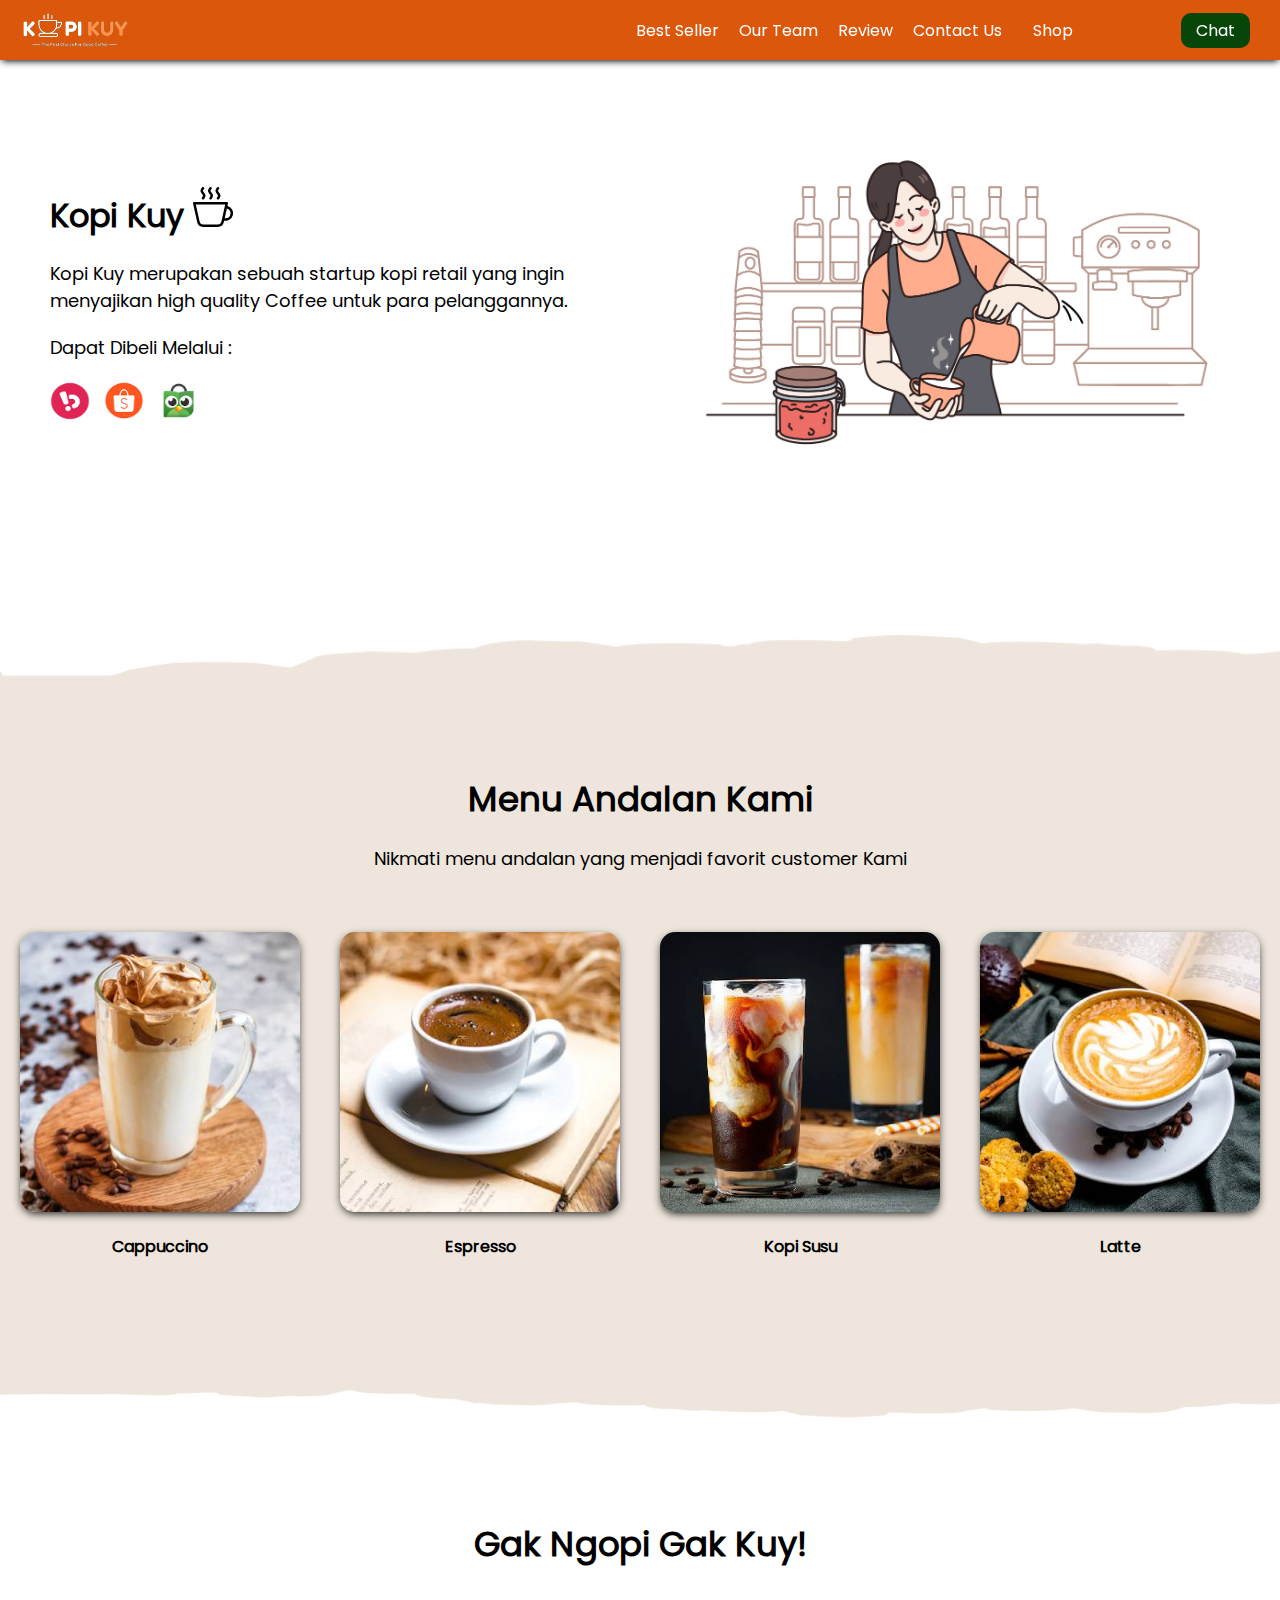
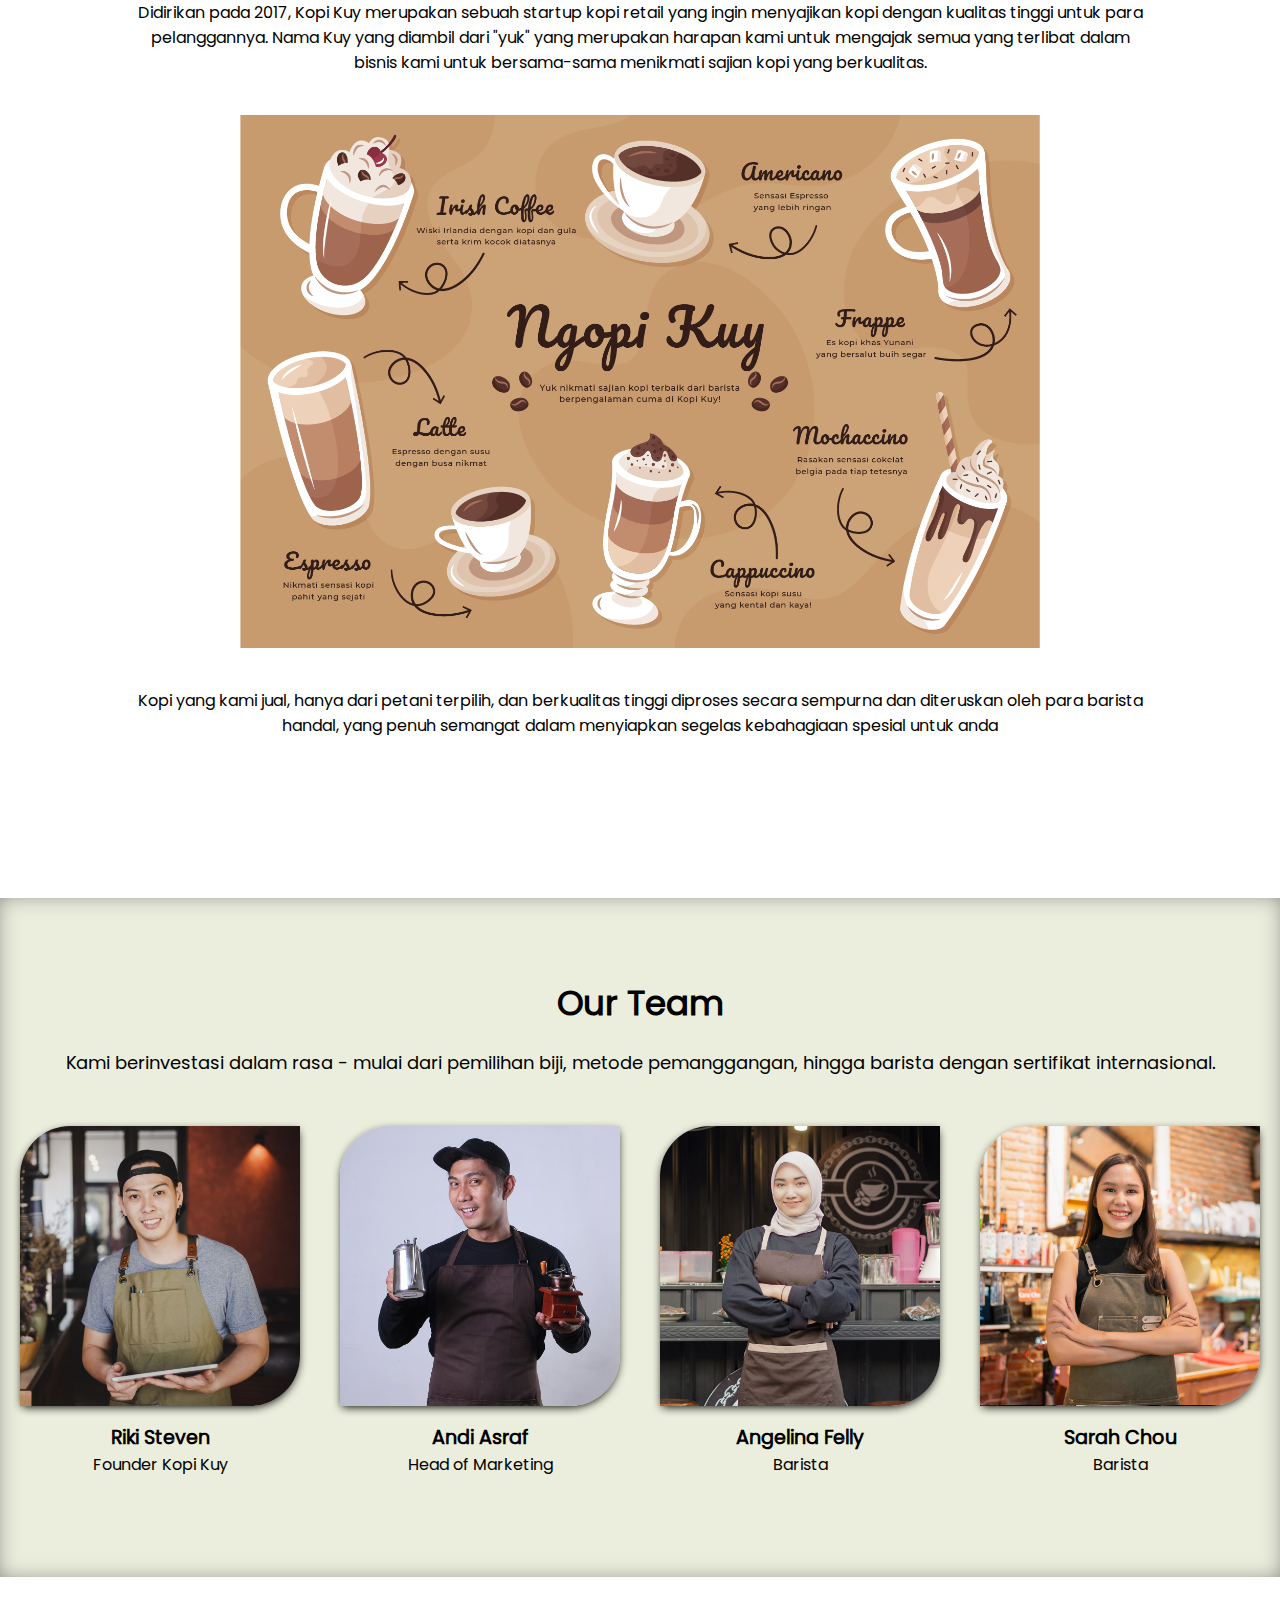
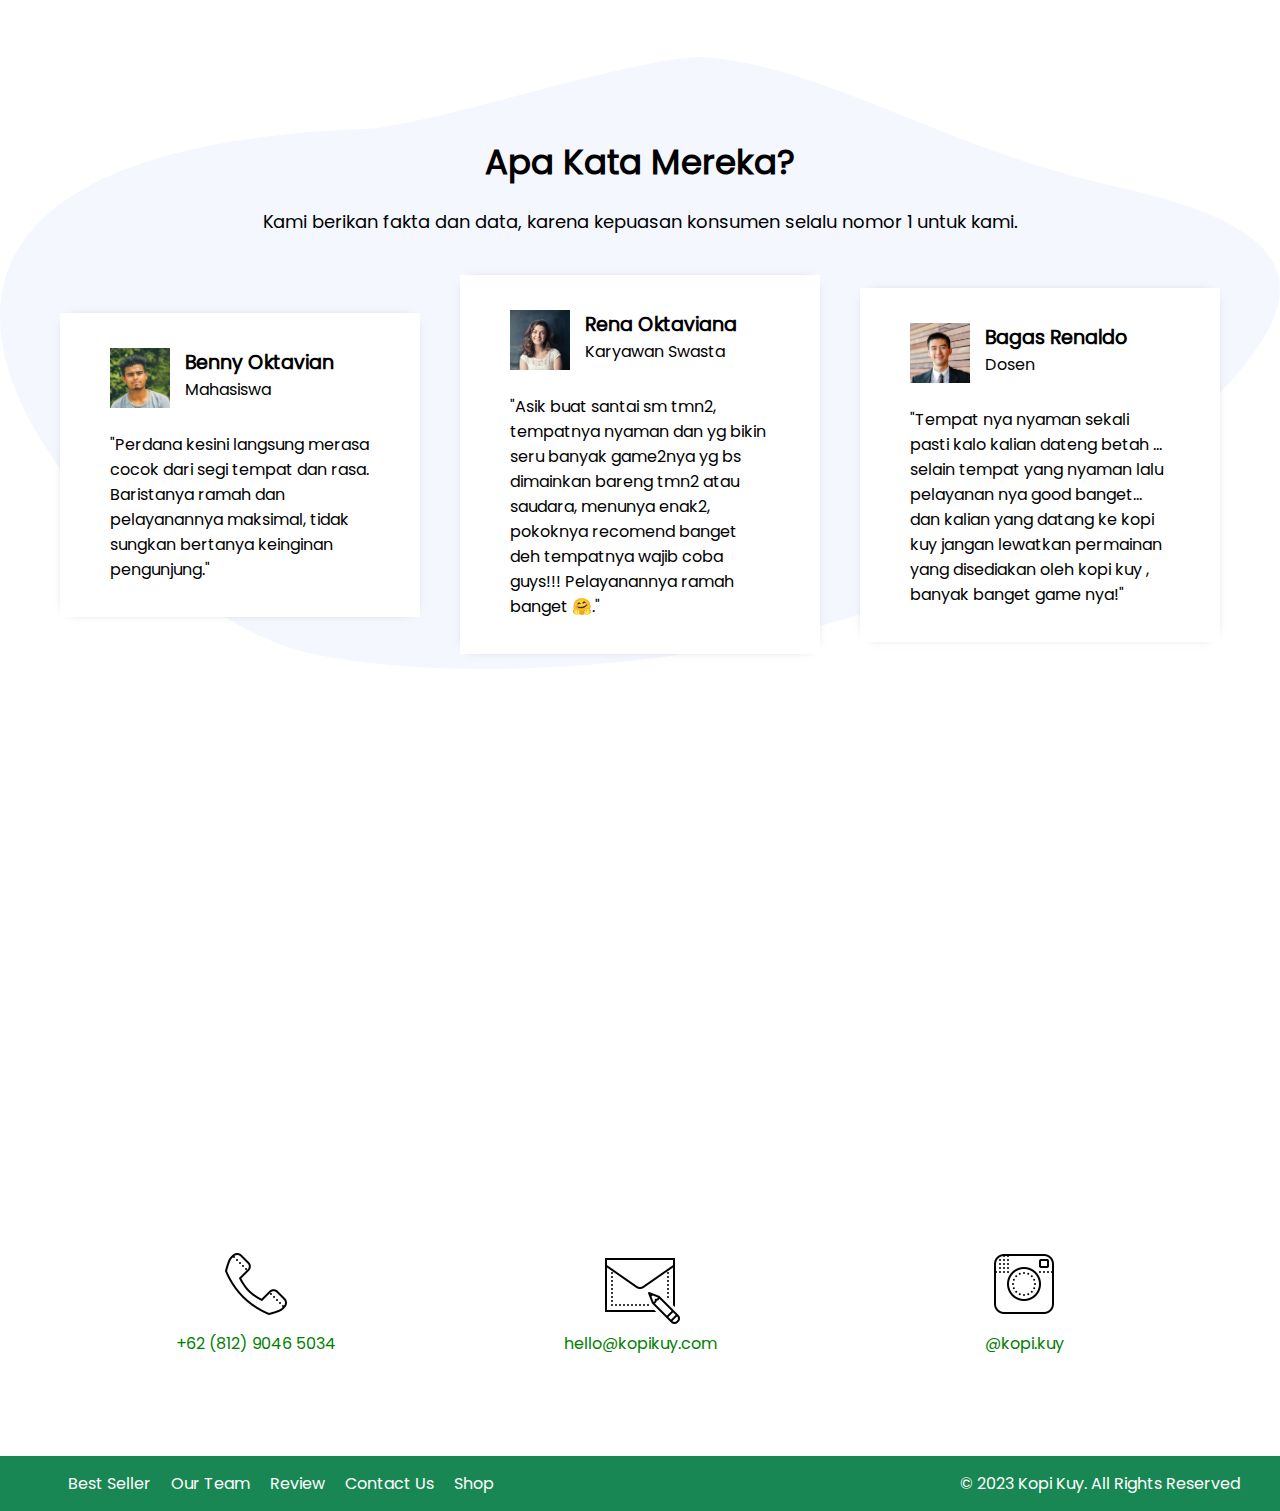
<file: index.html>
<!DOCTYPE html>
<html lang="id">

<head>
    <meta charset="UTF-8">
    <meta http-equiv="X-UA-Compatible" content="IE=edge">
    <meta name="viewport" content="width=device-width, initial-scale=1.0">
    <link rel="shortcut icon" href="images/favicon.ico" type="image/x-icon">
    <title>Website Kopi Kuy</title>
    <link rel="stylesheet" href="css/style.css">
</head>

<body>
    <nav>
        <img class="logo" src="images/logo/logo_kuy.png">
        <div class="navigasi">
            <a href="#best-seller">Best Seller</a>
            <a href="#our-team">Our Team</a>
            <a href="#review">Review</a>
            <a href="#contact-us">Contact Us</a>
        </div>
        <a class="shop" href="produk.html">Shop</a>
        <a class="chat" href="https://wa.me/628123456?text=Saya ingin bertanya" target="_blank">Chat</a>
    </nav>

    <!-- Tulis Kode HTML / <header> Setelah baris di bawah ini (baris 28) -->

<header>

    <div class="kiri">
        <h1>
            Kopi Kuy <img src="images/icon/icon_kopi.svg" alt="">
        </h1>
        <p>
            Kopi Kuy merupakan sebuah startup kopi retail yang ingin menyajikan 
    high quality Coffee untuk para pelanggannya.
        </p>
        <p>
            Dapat Dibeli Melalui :
        </p>
        <div class="olshop">
            <img src="images/logo/logo_bukalapak.png" alt="">
            <img src="images/logo/logo_shopee.png" alt="">
            <img src="images/logo/logo_tokopedia.png" alt="">
        </div>
    </div>
    
    <div class="kanan">
        <img src="images/header/header1.png" alt="">
    </div>
</header>

<section class="best-seller" id="best-seller">
    <h2>
        Menu Andalan Kami
    </h2>
    <p>
        Nikmati menu andalan yang menjadi favorit customer Kami
    </p>

    <div class="produk">
        <img src="images/produk/product_capuchino.jpg" alt="">
        <p>Cappuccino</p>
    </div>
    <div class="produk">
        <img src="images/produk/product_espresso.jpg" alt="">
        <p>Espresso</p>
    </div>
    <div class="produk">
        <img src="images/produk/product_kopi_susu.jpg" alt="">
        <p>Kopi Susu</p>
    </div>
    <div class="produk">
        <img src="images/produk/product_latte.jpg" alt="">
        <p>Latte</p>
    </div>

</section>

<section class="about-us" id="about-us">
    <h2>
        Gak Ngopi Gak Kuy!
    </h2>
    <p>
        Didirikan pada 2017, Kopi Kuy merupakan sebuah startup kopi retail
        yang ingin menyajikan kopi dengan kualitas tinggi untuk para pelanggannya.
        Nama Kuy yang diambil dari "yuk" yang merupakan harapan kami untuk mengajak semua
        yang terlibat dalam bisnis kami untuk bersama-sama menikmati sajian kopi yang berkualitas.
    </p>
    <img src="images/about-us/aset_kopi_jumbo.png" alt="">
    <p>
        Kopi yang kami jual, hanya dari petani terpilih, dan berkualitas tinggi diproses
        secara sempurna dan diteruskan oleh para barista handal, yang penuh semangat
        dalam menyiapkan segelas kebahagiaan spesial untuk anda
    </p>
</section>

<section class="our-team" id="our-team">

    <h2>Our Team</h2>

    <p>Kami berinvestasi dalam rasa - mulai dari pemilihan biji, metode pemanggangan,
        hingga barista dengan sertifikat internasional. </p>

    <div class="team">
        <img src="images/team/team1.jpg">
        <h3>Riki Steven</h3>
        <p>Founder Kopi Kuy</p>
    </div>

    <div class="team">
        <img src="images/team/team2.jpg">
        <h3>Andi Asraf</h3>
        <p>Head of Marketing</p>
    </div>

    <div class="team">
        <img src="images/team/team3.jpg">
        <h3>Angelina Felly</h3>
        <p>Barista</p>
    </div>

    <div class="team">
        <img src="images/team/team4.jpg">
        <h3>Sarah Chou</h3>
        <p>Barista</p>
    </div>

</section>

<section id="review" class="review">
    <h2>Apa Kata Mereka?</h2>

    <p>Kami berikan fakta dan data, karena kepuasan konsumen selalu nomor 1 untuk kami.</p>

    <div class="testimoni">
        <img src="images/customer/customer1.jpg">
        <div class="profile">
            <h3>Benny Oktavian</h3>
            <p>Mahasiswa</p>
        </div>
        <p>"Perdana kesini langsung merasa cocok dari segi tempat dan rasa. Baristanya ramah
            dan pelayanannya maksimal, tidak sungkan bertanya keinginan pengunjung."</p>
    </div>

    <div class="testimoni">
        <img src="images/customer/customer2.jpg">
        <div class="profile">
            <h3>Rena Oktaviana</h3>
            <p>Karyawan Swasta</p>
        </div>
        <p>"Asik buat santai sm tmn2, tempatnya nyaman dan yg bikin seru banyak game2nya yg bs
            dimainkan bareng tmn2 atau saudara, menunya enak2, pokoknya recomend banget deh
            tempatnya wajib coba guys!!! Pelayanannya ramah banget 🤗."</p>
    </div>

    <div class="testimoni">
        <img src="images/customer/customer3.jpg">
        <div class="profile">
            <h3>Bagas Renaldo</h3>
            <p>Dosen</p>
        </div>
        <p>"Tempat nya nyaman sekali pasti kalo kalian dateng betah ... selain tempat yang
            nyaman lalu pelayanan nya good banget... dan kalian yang datang ke kopi kuy jangan
            lewatkan permainan yang disediakan oleh kopi kuy , banyak banget game nya!"</p>
    </div>
</section>

<section class="contact-us" id="contact-us">

    <iframe
        src="https://www.google.com/maps/embed?pb=!1m14!1m8!1m3!1d7932.741866032694!2d106.668581!3d-6.214715!3m2!1i1024!2i768!4f13.1!3m3!1m2!1s0x2e69f9912c7f297b%3A0xe5a3a671dae861ab!2sKopi%20kuy!5e0!3m2!1sid!2sid!4v1680617229460!5m2!1sid!2sid"
        allowfullscreen="" loading="lazy" referrerpolicy="no-referrer-when-downgrade"></iframe>

    <div class="kontak">
        <img src="images/icon/icon_phone.png">
        <p>+62 (812) 9046 5034</p>
    </div>

    <div class="kontak">
        <img src="images/icon/icon_mail.png">
        <p>hello@kopikuy.com</p>
    </div>

    <div class="kontak">
        <img src="images/icon/icon_instagram.png">
        <a href="https://instagram.com" role="button">
            <p>@kopi.kuy</p>
        </a>
    </div>

</section>

<footer>
    <div class="navigasi">
        <a href="#best-seller">Best Seller</a>
        <a href="#our-team">Our Team</a>
        <a href="#review">Review</a>
        <a href="#contact-us">Contact Us</a>
        <a href="produk.html">Shop</a>
    </div>
    <p>© 2023 Kopi Kuy. All Rights Reserved</p>
</footer>

    <!--
        Kode HTML tidak boleh lewat dari batas ini
        Pastikan setiap section di tutup
        misalnya kode <section class="best-seller"> harus ada
        di bawah kode </header> (perhatikan ada garis miringnya
        dan setiap section harus setelah kode </section>
        jangan menulis <section> di dalam <section>
    -->
</body>

</html>
</file>
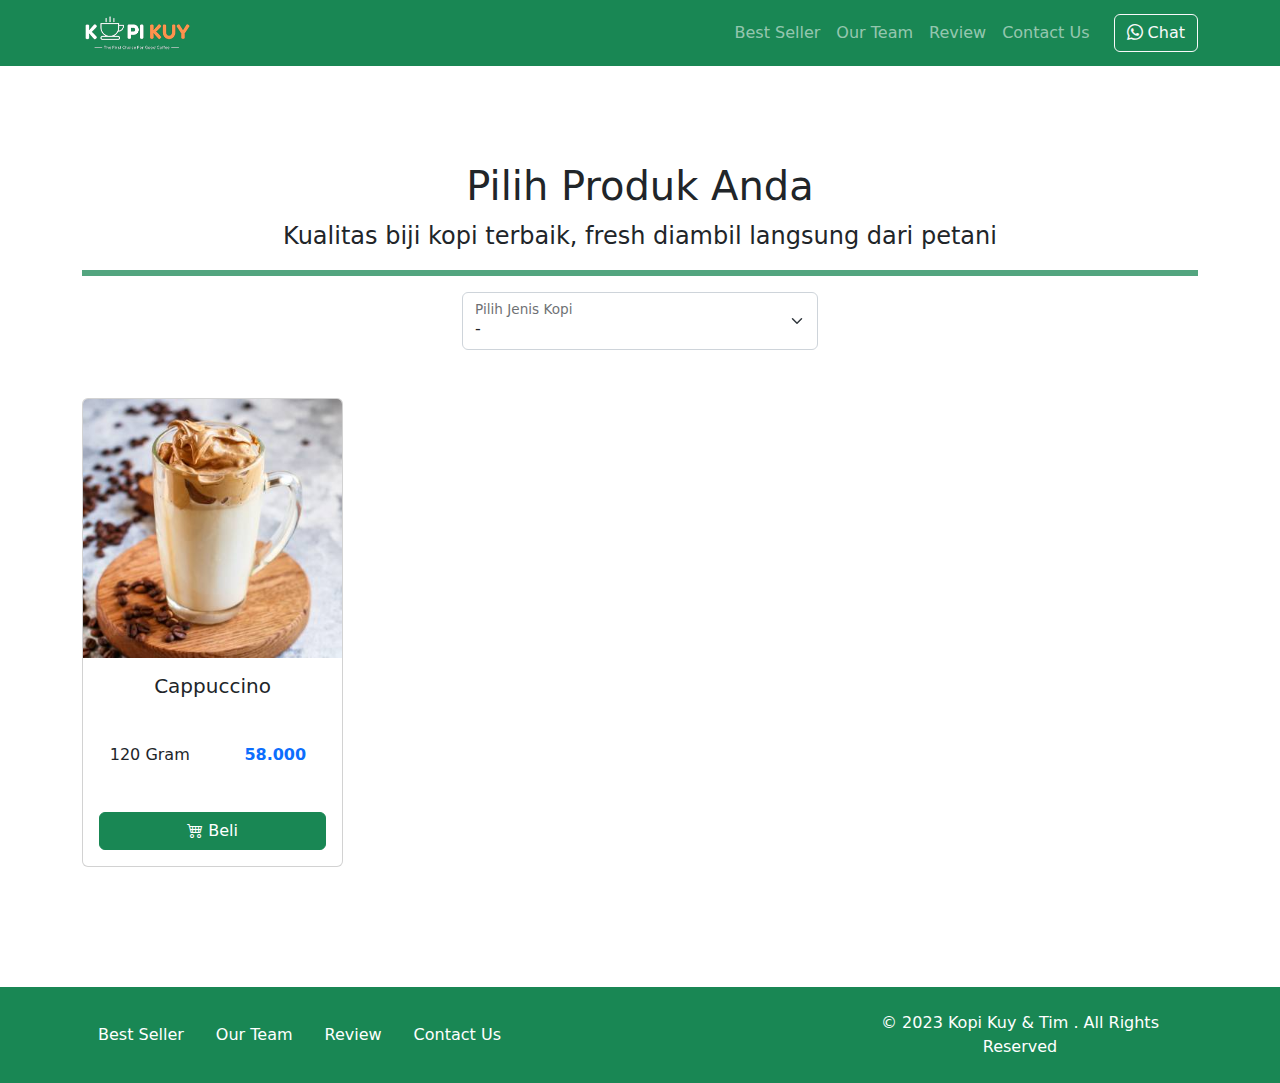
<file: produk.html>
<!DOCTYPE html>
<html lang="id">

<head>
    <meta charset="UTF-8">
    <meta http-equiv="X-UA-Compatible" content="IE=edge">
    <meta name="viewport" content="width=device-width, initial-scale=1.0">
    <link rel="shortcut icon" href="images/favicon/favicon.ico" type="image/x-icon">
    <title>Produk</title>
    <link rel="shortcut icon" href="images/favicon.ico" type="image/x-icon">
    <link rel="stylesheet" href="vendor/bootstrap/bootstrap.min.css">
    <link rel="stylesheet" href="vendor/bootstrap/bootstrap-icons.css">
    <script src="vendor/bootstrap/bootstrap.bundle.min.js"></script>
    <script src="js/jquery-3.6.3.min.js"></script>
    <style>
        /* tulis kode CSS internal di bawah sini */



        /* Batas Akhir penulisan kode CSS internal */
    </style>
</head>

<body>
    <!-- Tulis Kode Bootstrap Di Bawah Sini -->

    <nav class="navbar sticky-top navbar-dark bg-success navbar-expand-lg bisadicopy">
        <div class="container">
            <a class="navbar-brand" href="index.html">
                <img src="images/logo/logo_kuy.png" height="40" alt="image">
            </a>
            <button class="navbar-toggler" type="button" data-bs-toggle="collapse" data-bs-target="#navbarNav11"
                aria-controls="navbarNav11" aria-expanded="false" aria-label="Toggle navigation">
                <span class="navbar-toggler-icon"></span>
            </button>
            <div class="collapse navbar-collapse" id="navbarNav11">
                <ul class="navbar-nav ms-auto">
                    <li class="nav-item">
                        <a class="nav-link" href="index.html#best-seller">Best Seller</a>
                    </li>
                    <li class="nav-item">
                        <a class="nav-link" href="index.html#our-team">Our Team</a>
                    </li>
                    <li class="nav-item">
                        <a class="nav-link" href="index.html#review">Review</a>
                    </li>
                    <li class="nav-item">
                        <a class="nav-link" href="index.html#contact-us">Contact Us</a>
                    </li>
                </ul>
                <a target="_blank" class="btn btn-outline-light ms-md-3"
                    href="https://wa.me/6281291551234?text=halo kopi kuy saya mau pesan"><i class="bi bi-whatsapp"></i>
                    Chat</a>
            </div>
        </div>
    </nav>

    <section class="riki-block produk text-center my-5 py-5">
        <div class="container">
            <h1>Pilih Produk Anda</h1>
            <p class="fs-4">Kualitas biji kopi terbaik, fresh diambil langsung dari petani</p>
            <hr class="border border-success border-3 opacity-75">

            <!-- Ini Untuk Select -->
            <div class="row justify-content-center">
                <div class="col-md-4">
                    <div class="form-floating">
                        <select class="form-select" id="select_kopi">
                            <option selected disabled>-</option>
                            <option value="arabica">Arabica</option>
                            <option value="robusta">Robusta</option>
                            <option value="nonkopi">Non Kopi</option>
                        </select>
                        <label for="select_kopi">Pilih Jenis Kopi</label>
                    </div>
                </div>
            </div>


            <div id="baris_produk" class="row row-cols-1 row-cols-sm-2 row-cols-md-3 row-cols-lg-4 text-center mt-5">
                <div class="col mb-4">
                    <div class="card">
                        <img src="images/produk/product_capuchino.jpg" class="card-img-top" alt="...">
                        <div class="card-body">
                            <h5 class="card-title">Cappuccino</h5>
                            <div class="row hargasize my-4">
                                <div class="col">
                                    120 Gram
                                </div>
                                <div class="col fw-bold text-primary">
                                    58.000
                                </div>
                            </div>
                            <a href="#" class="btn btn-success w-100"><i class="bi bi-cart4"></i> Beli</a>
                        </div>
                    </div>
                </div>

            </div>
        </div>
    </section>

    <footer class="riki-block footer-small py-4 bg-success">
        <div class="container">
            <div class="row align-items-center">
                <div class="col-12 col-md-8">
                    <ul class="nav justify-content-center justify-content-md-start">
                        <li class="nav-item">
                            <a class="nav-link" href="index.html#best-seller">Best Seller</a>
                        </li>
                        <li class="nav-item">
                            <a class="nav-link" href="index.html#our-team">Our Team</a>
                        </li>
                        <li class="nav-item">
                            <a class="nav-link" href="index.html#review">Review</a>
                        </li>
                        <li class="nav-item">
                            <a class="nav-link" href="index.html#contact-us">Contact Us</a>
                        </li>
                    </ul>
                </div>

                <div class="col-12 col-md-4 mt-4 mt-md-0 text-center text-md-right">
                    &copy; 2023 Kopi Kuy &amp; Tim . All Rights Reserved
                </div>
            </div>
        </div>
    </footer>


    <!-- Batas Akhir penulisan kode Bootstrap -->
    <script>
        /* Tulis Javascript Di bawah Sini */

        var sumber = "https://rikikurnia.com/prakerja/api/kopi"
        var sumber2 = "data.json"

        select_kopi.onchange = function () {
            var dipilih = select_kopi.value
            console.log(dipilih)

            ambilData(dipilih)
        }

        function ambilData(dipilih) {
            var template = ""
            $.getJSON(sumber2).then(function (data) {
                var data_kopi = data[dipilih]
                console.log(data_kopi)

                data_kopi.forEach(item => {
                    template += `<div class="col mb-4">
                        <div class="card">
                            <img src="${item.foto}" class="card-img-top" alt="...">
                            <div class="card-body">
                                <h5 class="card-title">${item.nama}</h5>
                                <div class="row hargasize my-4">
                                    <div class="col">
                                        ${item.size}
                                    </div>
                                    <div class="col fw-bold text-primary">
                                        ${item.harga}
                                    </div>
                                </div>
                                <a href="${item.link}" class="btn btn-success w-100"><i class="bi bi-cart4"></i> Beli</a>
                            </div>
                        </div>
                    </div>`
                })

                baris_produk.innerHTML = template
            })

        }


        /* Batas Akhir penulisan kode Javascript */
    </script>
</body>

</html>
</file>
<file: css/style.css>
/* Kode * di bawah ini untuk mereset tampilan setiap web browser supaya seragam */

* {
   box-sizing: border-box;
   margin: 0;
   padding: 0;
}

html {
   /* scroll-behavior: smooth agar scroll ketika klik pada navigasi menjadi halus */
   scroll-behavior: smooth;
}

/* 
Kode di bawah ini untuk mengatur nav sampai footer agar memiliki tampilan flexibel
selengkapnya akan di bahas di hari ke 3
*/

nav,
header,
section,
footer {
   /* 
      display: flex memiliki pengaturan yang dapat mengatur agar elemen
      di dalamnya memiliki ukuran yang fleksibel
      digunakan saat ada elemen yang isinya lebih dari satu kolom
   */
   display: flex;
   /* 
      align-items: center mengatur elemen di dalamnya rata tengah vertikal
   */
   align-items: center;

   /* 
      justify-content: center mengatur elemen di dalamnya rata tengah horizontal
   */
   justify-content: center;

   /* 
      flex-wrap: wrap mengatur agar jika lebar elemen berlebih, maka elemen
      akan otomatis diletakan di baris baru (tidak dipaksakan di satu baris)
   */
   flex-wrap: wrap;
}



/* 
Kode @font-face untuk menginstall font ke dalam Website 
src adalah untuk lokasi fontnya, font dapat di cari di website https://fonts.google.com/
dengan memberi nama family, maka kita mendaftarkan font tersebut ke dalam website
*/

@font-face {
   src: url(../fonts/poppins.woff2);
   font-family: 'Poppins';
}

body {
   /* 
   mendaftarkan semua teks pada body menjadi family Poppins 
   kenapa pada body? karena elemen body membungkus semua elemen dari nav section sampai footer
   */
   font-family: 'Poppins';
}

/*
Misalnya ada font dari google yang bernama Irish Grover yang berada di:
https://fonts.gstatic.com/s/irishgrover/v23/buExpoi6YtLz2QW7LA4flVgv__RP.woff2

maka bisa coba copy kode berikut untuk menginstall font tadi:

@font-face {
  font-family: 'Irish Grover';
  font-style: normal;
  font-weight: 400;
  src: url(https://fonts.gstatic.com/s/irishgrover/v23/buExpoi6YtLz2QW7LA4flVgv__RP.woff2) format('woff2');
}

Jika kode di atas sudah di copy
Nanti pada element yang ingin menggunakan font Irish Grover Tadi, tinggal diganti font-familynya
misal mau mengganti h1 dan h2 maka kodenya sebagai berikut:

h1,h2 {
   font-family: 'Irish Grover';
}

*/


a {
   /* menghilangkan garis bawah pada link */
   text-decoration: none;

   /* 
   color: adalah untuk mengganti warna tulisan.
   color:unset digunakan pada a untuk menghilangkan warna bawaan pada link (biasanya warna biru) 
   */
   color: unset;
}

h2 {
   /* mengatur ukuran huruf ke 34 pixel */
   font-size: 34px;
}

h3 {
   /* mengatur ukuran huruf ke 1.2rem */
   font-size: 1.2rem;
}

h1,
h2,
h3 {
   /* mengatur tebal huruf bisa bold, normal*/
   font-weight: bold;
}

img {
   /* 
      kode max-width artinya lebar maksimal
      mengatur agar semua elemen img memiliki lebar maksimal 100% agar
      besar gambar tidak melebihi layar ataupun elemen pembungkus
   */
   max-width: 100%;
}

/* Navigasi */

nav {
   /* 
   background-color mengatur warna latar belakang 
   untuk pengguna hp, pergantian warna tidak bisa seperti vs code
   hanya dapat menggunakan warna bahasa inggris seperti: red, green, brown, purple dsb
   untuk pengguna vscode silahkan arahkan mouse ke kotak warna di bawah
   untuk mengganti warna sesuai keinginan
   */
   background-color: #da570c;

   /* box-shadow membuat efek bayangan */
   box-shadow: 0 3px 7px -2px #000;

   /* width mengatur lebar elemen. 100% agar lebarnya full dari kiri sampai kanan layar */
   width: 100%;

   /* 
   padding digunakan untuk memberi jarak ke dalam. 
   efeknya bila digunakan pada elemen yang memiliki warna latar akan membuat elemen tersebut 'gemuk'
   padding-top artinya jarak ke atas, nilai padding dapat berupa
   padding-top, padding-bottom, padding-left, padding-right
   */
   padding-top: 10px;
   padding-bottom: 10px;

   /* 
   position mengatur posisi elemen, position:fixed supaya elemen nav akan ikut menempel di atas layar
   saat kita scroll ke bawah. Jika ingin navigasi gak nempel, bisa menggunakan position:static;
   */
   position: fixed;

   /* Nilai z-index semakin besar, maka elemen akan semakin di depan */
   z-index: 500;
}

img.logo {
   /* height mengatur tinggi elemen */
   height: 40px;
   /* penjelasan margin mirip dengan padding, fungsinya untuk memberi jarak pada elemen */
   margin-left: 20px;
}

div.navigasi {
   margin-left: auto;
   margin-right: 15px;
}

nav a {
   color: #fff;
   padding-left: 8px;
   padding-right: 8px;
}

a.shop {
   margin-right: 100px;
}

a.chat {
   margin-right: 30px;
   background-color: rgb(8, 69, 8);
   color: #fff;
   padding-top: 5px;
   padding-right: 15px;
   padding-bottom: 5px;
   padding-left: 15px;
   border-radius: 10px;
}


/* 
   PERHATIKAN bahwa dalam mengatur elemen, nama elemen langsung ditulis
   sedangkan untuk mengatur class, dibutuhkan tanda titik (.) terlebih dulu
   img {} berarti seluruh elemen dengan tag img (<img src="....">), 
   sedangkan .img artinya hanya elemen dengan class img (<img class="img" src="...">) 
*/


/* HEADER */


header,
section {
   /*
    padding mengatur jarak ke dalam
    pada padding dan margin ditambahkan top / right / bottom / top 
    untuk mengatur jarak masing-masing 
   */
   padding-top: 80px;
   padding-bottom: 80px;

   /* margin mengatur jarak ke luar */
   margin-bottom: 80px;
}

/* penulisan CSS dapat digabung dengan beberapa elemen */
header div.kiri,
header div.kanan {
   /* width mengatur lebar elemen. 50% artinya setengah ukuran elemen pembungkus */
   width: 50%;
   padding: 50px;
}

header h1 {
   margin-bottom: 20px;
}

header p {
   /* font-size digunakan untuk mengatur ukuran huruf */
   font-size: 18px;
   margin-bottom: 20px;
}

div.olshop img {
   width: 40px;
   /* aspect-ratio:1 agar tinggi menyesuaikan width */
   aspect-ratio: 1;
   margin-right: 10px;
}

/* Best Seller */

section.best-seller {
   position: relative;

   /* background-color mengatur warna latar belakang elemen */
   background-color: #EEE6DC;

   /* text-align mengatur rata tulisan, bisa bernilai: left, right, center, justify */
   text-align: center;
}

/* 
terkait position, after, dan before memerlukan pemahaman mendalam
terkait layout pada CSS untuk dapat memahami secara penuh 
*/

section.best-seller::before,
section.best-seller::after {
   position: absolute;
   content: "";
   width: 100%;
   height: 76px;

   /* background-image untuk menambahkan gambar sebagai background */
   background-image: url(../images/background/garis-atas.png);

   /*background-size agar gambar latar menyesuaikan tinggi / lebar elemen */
   background-size: cover;

   top: -60px;
   left: 0;
}

section.best-seller::after {
   height: 60px;
   background-image: url(../images/background/garis-bawah.png);
   top: unset;
   bottom: -60px;
}

section.best-seller h2 {
   margin-bottom: 20px;
   width: 100%;
}

/* 
Penulisan section.best-seller > p berarti mengatur elemen p yang langsung
di bungkus oleh elemen <section class="best-seller">
aturan ini tidak berlaku untuk elemen <p> yang ada di dalam <div class="produk">
*/

section.best-seller>p {
   font-size: 18px;
   margin-bottom: 40px;
   width: 100%;
}

div.produk {
   /* 
      Penulisan padding dan margin seperti padding:20px ini penulisan singkat 
      yang berarti top, right, bottom, left nilainya sama, yaitu 20px 
   */
   padding: 20px;
   width: 25%;
}

div.produk img {
   /* transition membuat animasi transisi dari perubahan style, 0.3s berarti 0.3 detik */
   transition: all 0.3s ease;

   /* border-radius  Membuat sudut membulat */
   border-radius: 15px;

   /* box-shadow membuat efek bayangan */
   box-shadow: 0 3px 10px -2px #000;
}

/*

kode div.produk img:hover akan dijalankan saat mouse ada di atas elemen <img> yang ada
di dalam <div class="produk"> 
karena ada efek transition pada div.produk img 
maka akan menghasilkan efek animasi yang smooth

*/
div.produk img:hover {

   /* membuat transformasi, bisa berupa scale(1.05), rotate(180deg), translateY(-50px), dsb */
   transform: scale(0.9);
   border-radius: 50%;
}

div.produk p {
   margin-top: 15px;
   font-weight: bold;
}



/* About US */

section.about-us {
   /* max-width: 80%; mengatur lebar maksimal elemen tidak boleh melebihi 80% layar */
   max-width: 80%;

   /* margin-left dan margin-right auto akan membuat posisi elemen berada di tengah */
   margin-left: auto;
   margin-right: auto;
   text-align: center;
}

section.about-us h2 {
   margin-bottom: 30px;
   width: 100%;
}

section.about-us img {
   /* 
      Penulisan width: 800px dan max-width: 100% mengatur agar
      elemen memiliki lebar 800px namun tidak boleh melebihi 100% ukuran layar
   */
   width: 800px;
   max-width: 100%;
   margin: auto;
}

/*
section.about-us p:nth-child(2) berarti mengatur elemen ke 2 dengan jenis <p>
yang ada di dalam <section class="about-us">
*/

section.about-us p:nth-child(2) {
   margin-bottom: 40px;
}

section.about-us p:nth-child(4) {
   margin-top: 40px;
}


/* OUR TEAM */

section.our-team {
   background-color: #ebeedc;
   box-shadow: inset 0px 0px 23px -6px #707070;
   text-align: center;
}

section.our-team h2 {
   margin-bottom: 20px;
   width: 100%;
}

section.our-team>p {
   margin-bottom: 30px;
   font-size: 18px;
   width: 800px;
   max-width: 90%;
   margin-left: auto;
   margin-right: auto;
   width: 100%;
}

div.team {
   width: 25%;
   padding: 20px;
}

div.team img {
   width: 100%;
   aspect-ratio: 1/1;
   object-fit: cover;
   box-shadow: 0 3px 10px -2px #000;
   border-radius: 50px 0px 50px 0px;
   margin-bottom: 10px;
}


/* REVIEW */

section.review {
   background-image: url(../images/background/bg-review.svg);
   /* 
      background-size: contain;
      membuat gambar latar belakang tidak terpotong
   */
   background-size: contain;

   /* 
      background-repeat: no-repeat;
      membuat gambar latar belakang tidak diulang (duplikat)
   */
   background-repeat: no-repeat;
   padding-left: 40px;
   padding-right: 40px;
   justify-content: space-around;
   /* align-items: stretch; membuat tinggi elemen di dalam .review .baris seragam */
   text-align: center;
}

section.review h2 {
   margin-bottom: 20px;
   width: 100%;
}

section.review>p {
   margin-bottom: 40px;
   font-size: 18px;
   width: 100%;
}

div.testimoni {
   width: 30%;
   display: flex;
   flex-wrap: wrap;
   padding: 35px 50px;
   box-shadow: 0px 0px 12px -10px #000;
   background-color: #fff;
}

div.testimoni img {
   width: 60px;
   height: 60px;
   margin-right: 15px;
   object-fit: cover;
}

div.profile {
   text-align: left;
   display: block;
   margin-bottom: 30px;
   width: calc(100% - 75px);
}

div.profile p {
   width: 100%;
   text-align: left;
}

div.testimoni>p {
   width: 100%;
   text-align: left;
}


/* CONTACT US */
section.contact-us {
   margin-bottom: 20px;
}

section.contact-us iframe {
   width: 100%;
   height: 300px;
   border: 0;
}

div.kontak {
   width: 30%;
   /* color mengatur warna tulisan */
   color: green;
   text-align: center;
   margin-top: 50px;
}


/* FOOTER */

footer {
   background-color: #198754;
   padding-top: 15px;
   padding-bottom: 15px;
   color: #fff;
   padding-right: 40px;
   padding-left: 40px;
}

footer div.navigasi {
   margin-left: 20px;
   margin-right: auto;
}

footer div.navigasi a {
   padding: 8px;
}

/* UNTUK kode RESPONSIF hari ke 3 tulis DI BAWAH sini */

@media(max-width:600px) {

   div.navigasi {
      display: none;
   }

   a.shop {
      margin-right: 20px;
      margin-left: auto;
   }

   header div.kiri,
   header div.kanan {
      width: 100%;
      padding: 30px;
      text-align: center;
   }

   div.team,
   div.produk,
   div.kontak {
      width: 50%;
   }

   div.testimoni {
      width: 100%;
      margin-bottom: 40px;
   }

}


/* Kode CSS Selesai di sini */
</file>
